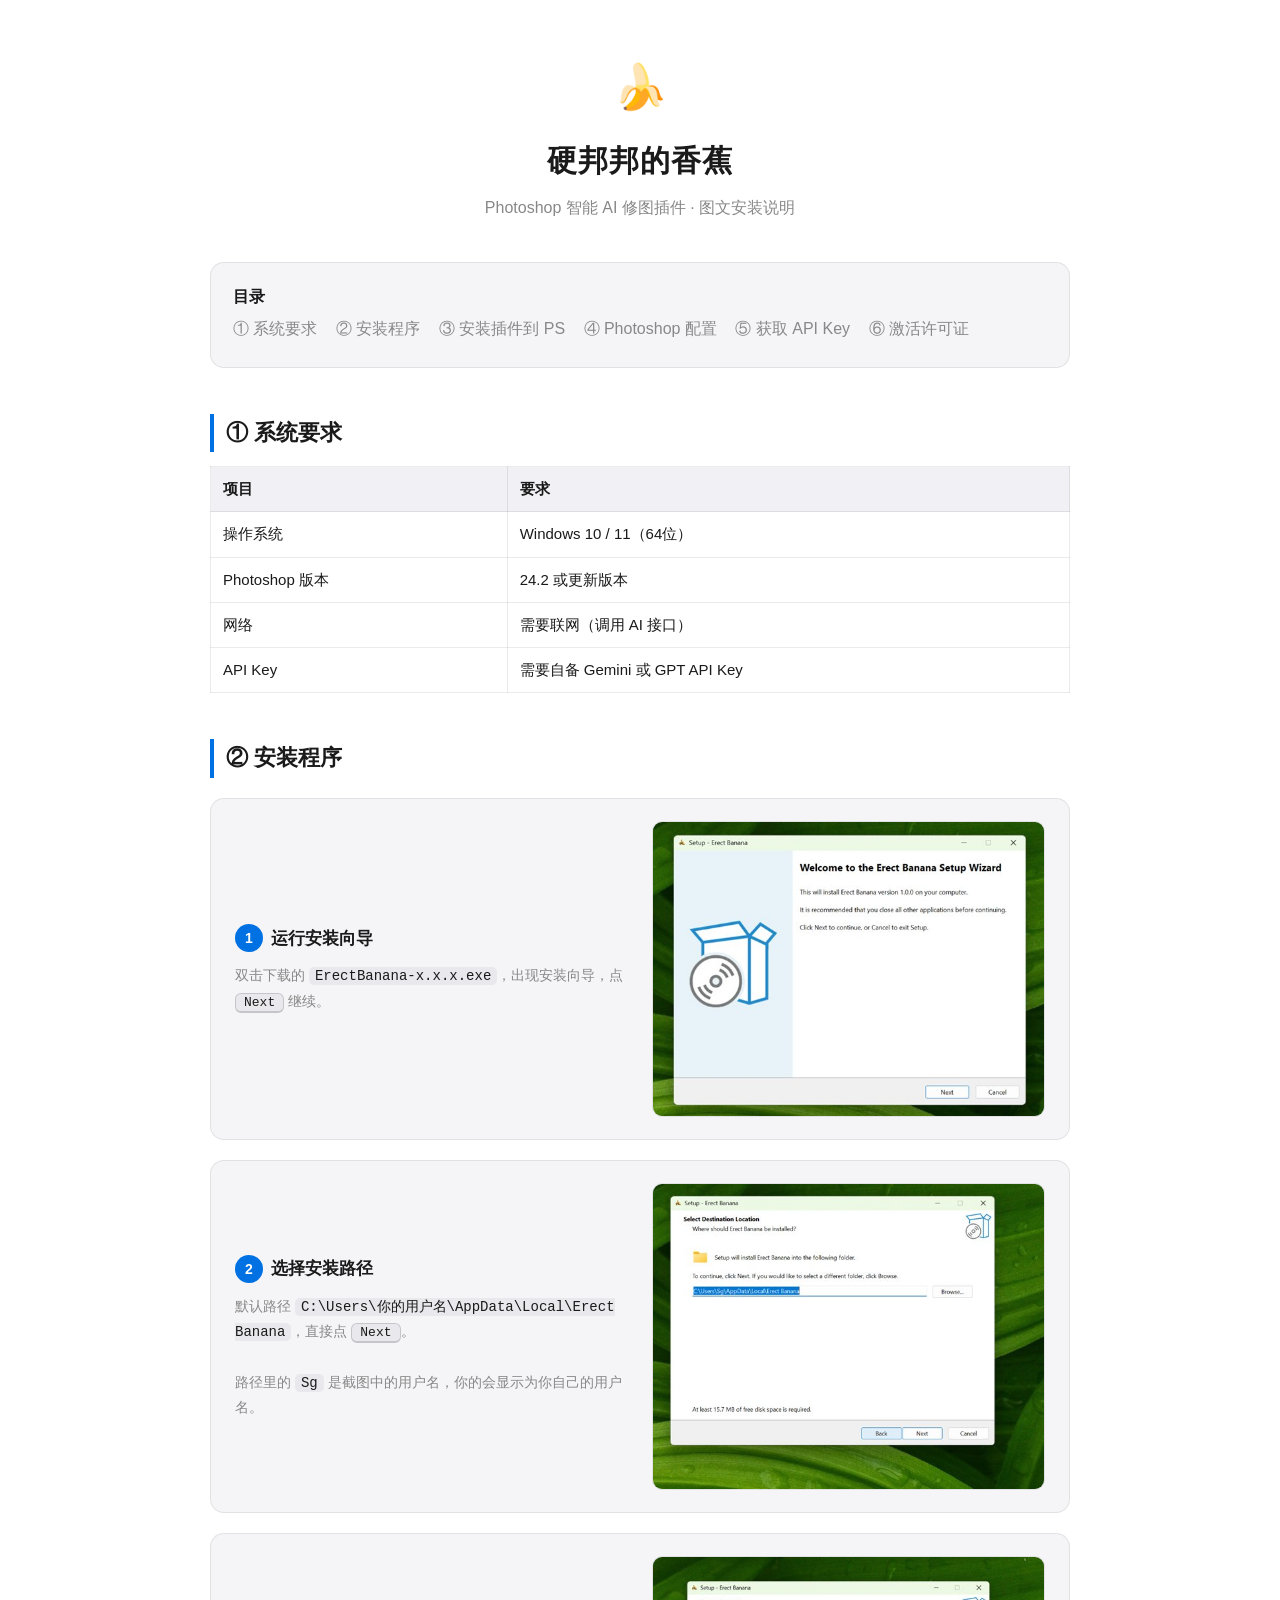
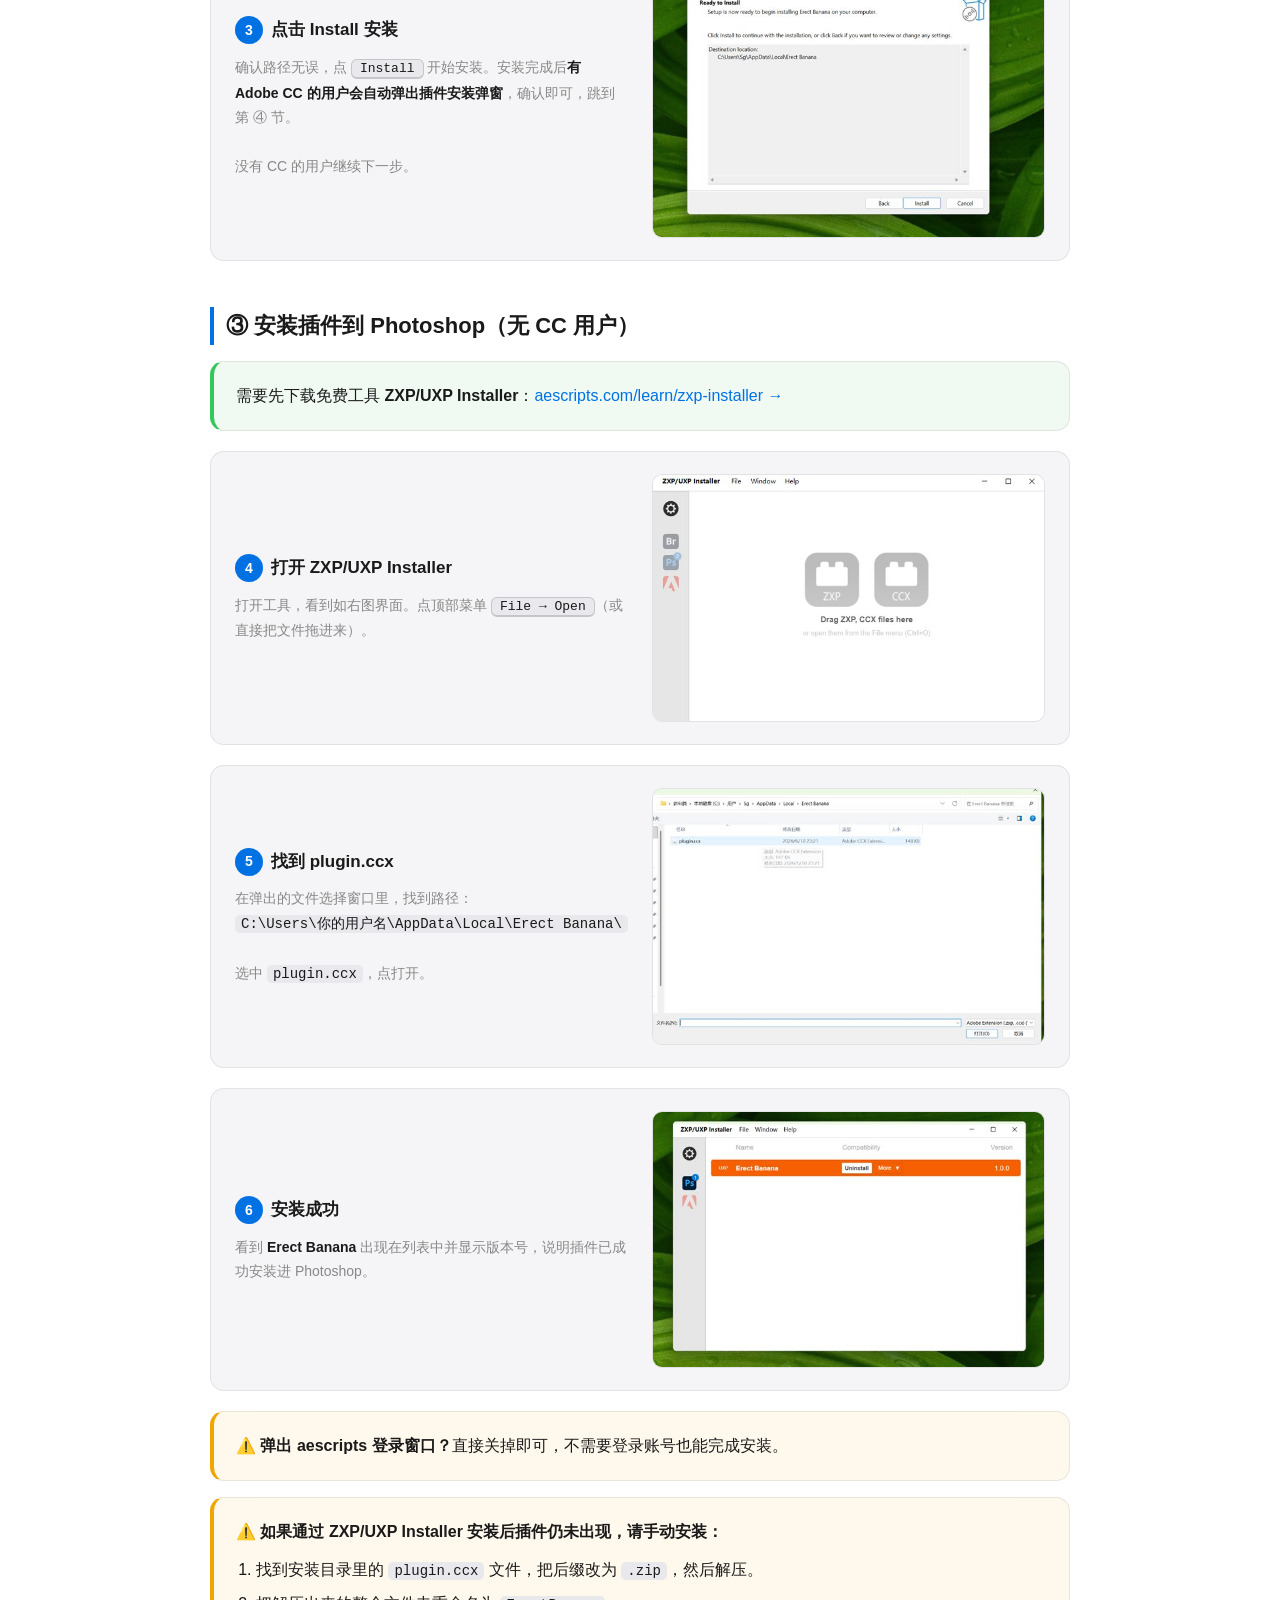
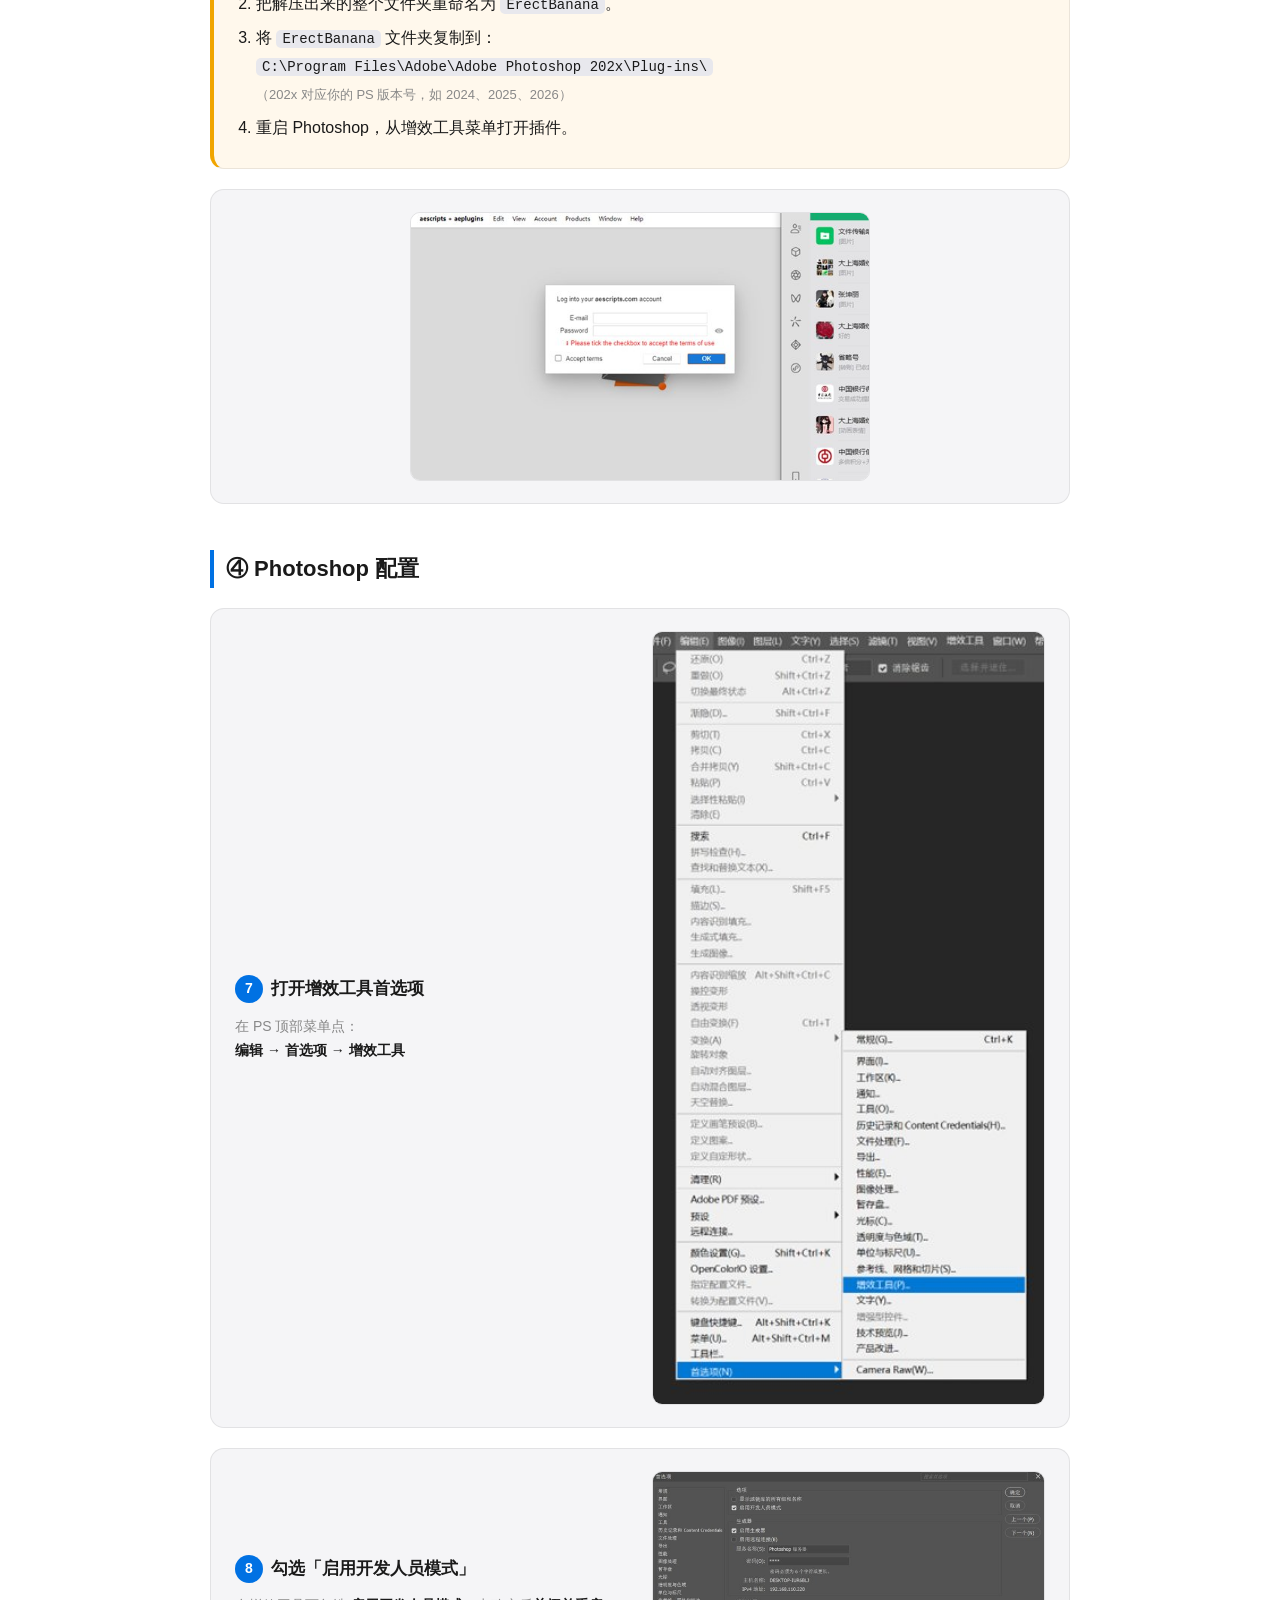
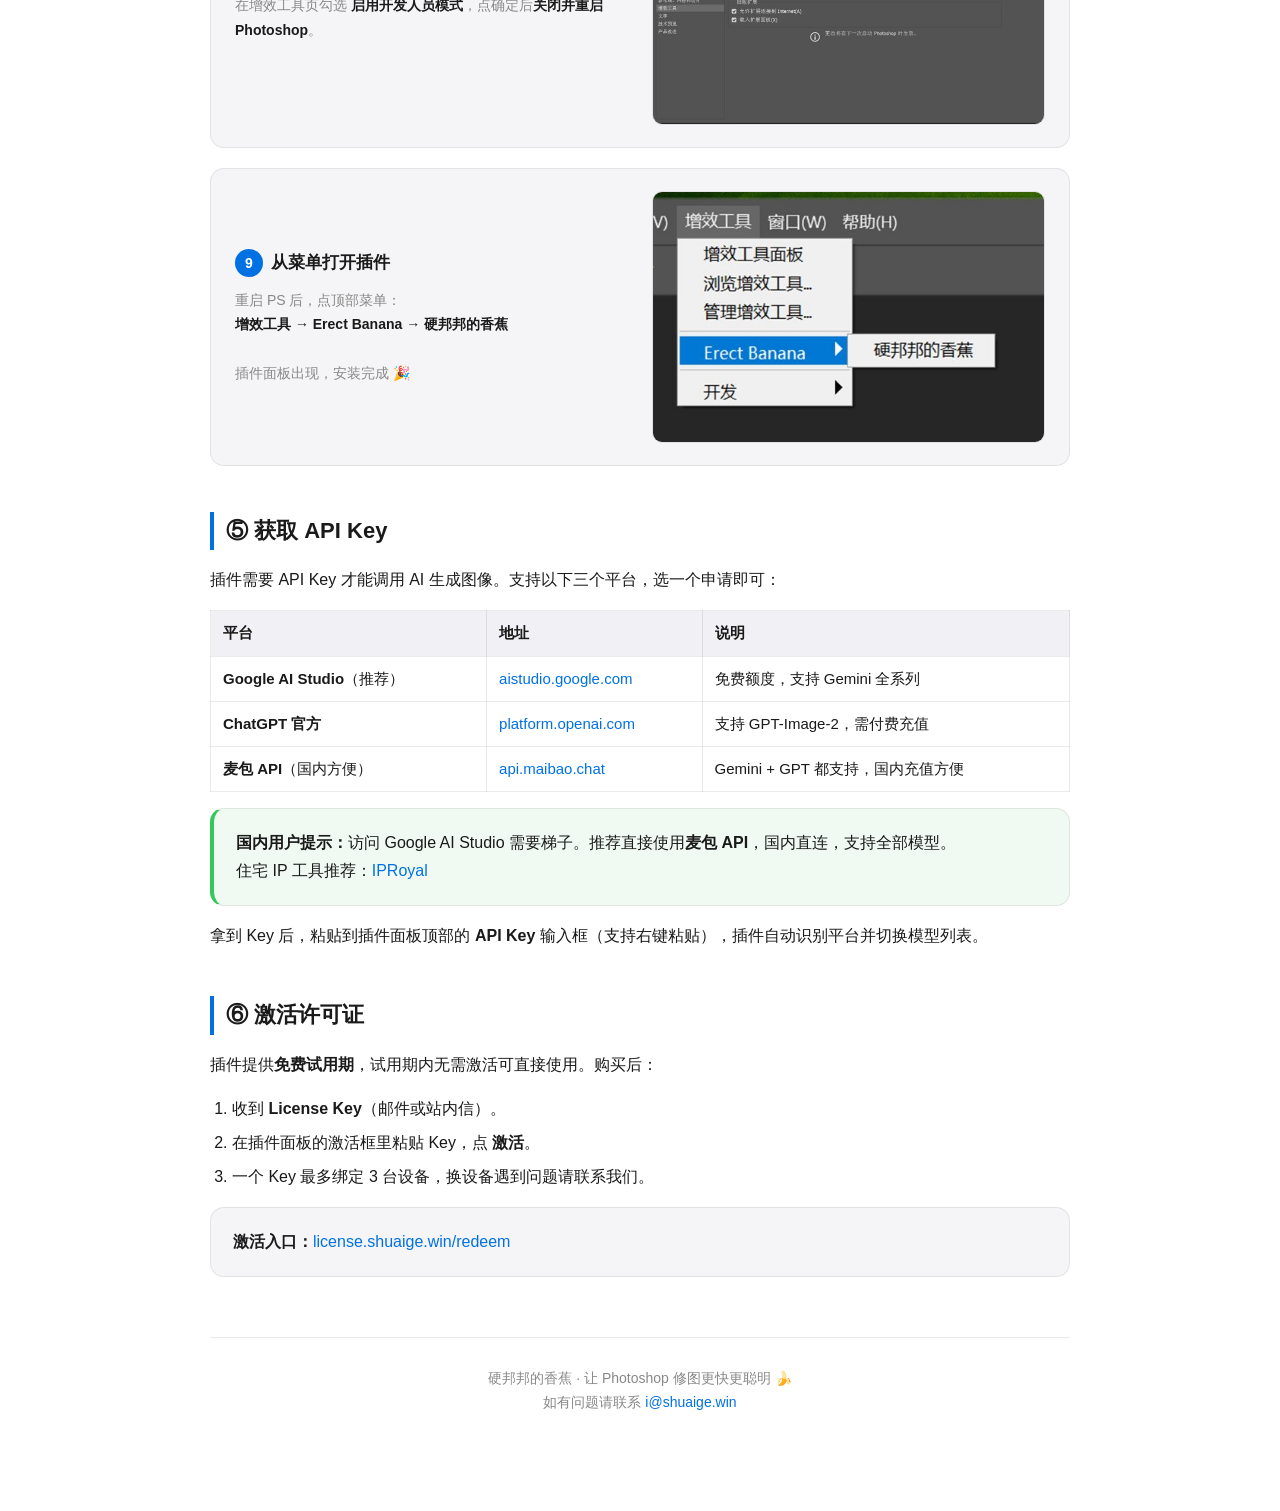
<file: guide.html>
<!DOCTYPE html>
<html lang="zh-CN">
<head>
<meta charset="UTF-8">
<meta name="viewport" content="width=device-width, initial-scale=1.0">
<title>硬邦邦的香蕉 · 安装说明</title>
<style>
  :root{
    --bg:#ffffff; --card:#f5f5f7; --ink:#1a1a1a; --muted:#888;
    --line:rgba(0,0,0,0.08); --accent:#0071e3; --accent2:#34c759; --link:#0071e3;
    --radius:14px;
  }
  *{box-sizing:border-box}
  body{
    margin:0; background:var(--bg); color:var(--ink);
    font-family:-apple-system,"PingFang SC","Microsoft YaHei",'DM Sans',Segoe UI,Roboto,sans-serif;
    line-height:1.75; font-size:16px; -webkit-font-smoothing:antialiased;
  }
  .wrap{max-width:900px; margin:0 auto; padding:48px 20px 96px}
  header{text-align:center; margin-bottom:40px}
  header .logo{font-size:44px}
  header h1{font-size:30px; margin:10px 0 6px; letter-spacing:1px; color:var(--ink)}
  header p{color:var(--muted); margin:0}
  h2{font-size:22px; margin:46px 0 14px; padding-left:12px; border-left:4px solid var(--accent); color:var(--ink);}
  p,li{color:var(--ink)}
  a{color:var(--link); text-decoration:none}
  .card{background:var(--card); border:1px solid var(--line); border-radius:var(--radius); padding:20px 22px; margin:16px 0;}
  .muted{color:var(--muted)}
  ol,ul{padding-left:22px} li{margin:6px 0}
  kbd{background:#e8e8ed; border:1px solid rgba(0,0,0,0.15); border-bottom-width:2px; border-radius:6px; padding:1px 8px; font-size:13px; font-family:Consolas,monospace; color:#1a1a1a;}
  .tip{border-left:4px solid var(--accent2); background:#f0faf2}
  .warn{border-left:4px solid #f0a500; background:#fff8ec}
  table{width:100%; border-collapse:collapse; margin:14px 0; font-size:15px}
  th,td{border:1px solid var(--line); padding:9px 12px; text-align:left; vertical-align:top}
  th{background:#f0f0f5; color:var(--ink)}
  .toc a{display:inline-block; margin:4px 14px 4px 0; color:var(--muted)}
  .toc a:hover{color:var(--link)}
  code{background:#e8e8ed; padding:1px 6px; border-radius:5px; font-size:14px; color:#1a1a1a}
  footer{margin-top:60px; text-align:center; color:var(--muted); font-size:14px; border-top:1px solid var(--line); padding-top:28px}

  .step-block{
    display:grid; grid-template-columns:1fr 1fr;
    gap:24px; align-items:center; margin:20px 0;
    background:var(--card); border:1px solid var(--line);
    border-radius:var(--radius); padding:22px 24px;
  }
  .step-block img{width:100%; border-radius:10px; border:1px solid var(--line); display:block;}
  .step-num{
    display:inline-flex; align-items:center; justify-content:center;
    width:28px; height:28px; border-radius:50%;
    background:var(--accent); color:#fff; font-weight:700;
    font-size:14px; margin-right:8px; flex-shrink:0;
  }
  .step-title{display:flex; align-items:center; font-size:17px; font-weight:600; margin-bottom:10px; color:var(--ink);}
  .step-desc{color:var(--muted); font-size:14px; line-height:1.75}
  .step-desc strong{color:var(--ink)}
  @media(max-width:640px){.step-block{grid-template-columns:1fr}}
</style>
</head>
<body>
<div class="wrap">

<header>
  <div class="logo">🍌</div>
  <h1>硬邦邦的香蕉</h1>
  <p>Photoshop 智能 AI 修图插件 · 图文安装说明</p>
</header>

<div class="card toc">
  <strong>目录</strong><br>
  <a href="#req">① 系统要求</a>
  <a href="#install">② 安装程序</a>
  <a href="#ccx">③ 安装插件到 PS</a>
  <a href="#ps-setup">④ Photoshop 配置</a>
  <a href="#api">⑤ 获取 API Key</a>
  <a href="#activate">⑥ 激活许可证</a>
</div>

<!-- ① 系统要求 -->
<h2 id="req">① 系统要求</h2>
<table>
  <tr><th>项目</th><th>要求</th></tr>
  <tr><td>操作系统</td><td>Windows 10 / 11（64位）</td></tr>
  <tr><td>Photoshop 版本</td><td>24.2 或更新版本</td></tr>
  <tr><td>网络</td><td>需要联网（调用 AI 接口）</td></tr>
  <tr><td>API Key</td><td>需要自备 Gemini 或 GPT API Key</td></tr>
</table>

<!-- ② 安装程序 -->
<h2 id="install">② 安装程序</h2>

<div class="step-block">
  <div>
    <div class="step-title"><span class="step-num">1</span>运行安装向导</div>
    <div class="step-desc">双击下载的 <code>ErectBanana-x.x.x.exe</code>，出现安装向导，点 <kbd>Next</kbd> 继续。</div>
  </div>
  <img src="[data-uri]" alt="安装向导">
</div>

<div class="step-block">
  <div>
    <div class="step-title"><span class="step-num">2</span>选择安装路径</div>
    <div class="step-desc">默认路径 <code>C:\Users\你的用户名\AppData\Local\Erect Banana</code>，直接点 <kbd>Next</kbd>。<br><br>路径里的 <code>Sg</code> 是截图中的用户名，你的会显示为你自己的用户名。</div>
  </div>
  <img src="[data-uri]" alt="选择路径">
</div>

<div class="step-block">
  <div>
    <div class="step-title"><span class="step-num">3</span>点击 Install 安装</div>
    <div class="step-desc">确认路径无误，点 <kbd>Install</kbd> 开始安装。安装完成后<strong>有 Adobe CC 的用户会自动弹出插件安装弹窗</strong>，确认即可，跳到第 ④ 节。<br><br>没有 CC 的用户继续下一步。</div>
  </div>
  <img src="[data-uri]" alt="确认安装">
</div>

<!-- ③ 安装插件到 PS -->
<h2 id="ccx">③ 安装插件到 Photoshop（无 CC 用户）</h2>
<div class="card tip">
  需要先下载免费工具 <strong>ZXP/UXP Installer</strong>：<a href="https://aescripts.com/learn/zxp-installer/" target="_blank">aescripts.com/learn/zxp-installer →</a>
</div>

<div class="step-block">
  <div>
    <div class="step-title"><span class="step-num">4</span>打开 ZXP/UXP Installer</div>
    <div class="step-desc">打开工具，看到如右图界面。点顶部菜单 <kbd>File → Open</kbd>（或直接把文件拖进来）。</div>
  </div>
  <img src="[data-uri]" alt="ZXP Installer">
</div>

<div class="step-block">
  <div>
    <div class="step-title"><span class="step-num">5</span>找到 plugin.ccx</div>
    <div class="step-desc">在弹出的文件选择窗口里，找到路径：<br><code>C:\Users\你的用户名\AppData\Local\Erect Banana\</code><br><br>选中 <code>plugin.ccx</code>，点打开。</div>
  </div>
  <img src="[data-uri]" alt="找到plugin.ccx">
</div>

<div class="step-block">
  <div>
    <div class="step-title"><span class="step-num">6</span>安装成功</div>
    <div class="step-desc">看到 <strong>Erect Banana</strong> 出现在列表中并显示版本号，说明插件已成功安装进 Photoshop。</div>
  </div>
  <img src="[data-uri]" alt="安装成功">
</div>

<div class="card warn">
  <strong>⚠️ 弹出 aescripts 登录窗口？</strong>直接关掉即可，不需要登录账号也能完成安装。
</div>

<div class="card warn">
  <strong>⚠️ 如果通过 ZXP/UXP Installer 安装后插件仍未出现，请手动安装：</strong>
  <ol style="margin:10px 0 0; padding-left:20px">
    <li>找到安装目录里的 <code>plugin.ccx</code> 文件，把后缀改为 <code>.zip</code>，然后解压。</li>
    <li>把解压出来的整个文件夹重命名为 <code>ErectBanana</code>。</li>
    <li>将 <code>ErectBanana</code> 文件夹复制到：<br>
      <code>C:\Program Files\Adobe\Adobe Photoshop 202x\Plug-ins\</code><br>
      <span style="color:#888;font-size:13px">（202x 对应你的 PS 版本号，如 2024、2025、2026）</span>
    </li>
    <li>重启 Photoshop，从增效工具菜单打开插件。</li>
  </ol>
</div>

<div class="step-block" style="grid-template-columns:1fr">
  <img src="[data-uri]" alt="aescripts登录弹窗" style="max-width:460px;margin:0 auto">
</div>

<!-- ④ PS 配置 -->
<h2 id="ps-setup">④ Photoshop 配置</h2>

<div class="step-block">
  <div>
    <div class="step-title"><span class="step-num">7</span>打开增效工具首选项</div>
    <div class="step-desc">在 PS 顶部菜单点：<br><strong>编辑 → 首选项 → 增效工具</strong></div>
  </div>
  <img src="[data-uri]" alt="PS菜单">
</div>

<div class="step-block">
  <div>
    <div class="step-title"><span class="step-num">8</span>勾选「启用开发人员模式」</div>
    <div class="step-desc">在增效工具页勾选 <strong>启用开发人员模式</strong>，点确定后<strong>关闭并重启 Photoshop</strong>。</div>
  </div>
  <img src="[data-uri]" alt="启用开发者模式">
</div>

<div class="step-block">
  <div>
    <div class="step-title"><span class="step-num">9</span>从菜单打开插件</div>
    <div class="step-desc">重启 PS 后，点顶部菜单：<br><strong>增效工具 → Erect Banana → 硬邦邦的香蕉</strong><br><br>插件面板出现，安装完成 🎉</div>
  </div>
  <img src="[data-uri]" alt="打开插件">
</div>

<!-- ⑤ API Key -->
<h2 id="api">⑤ 获取 API Key</h2>
<p>插件需要 API Key 才能调用 AI 生成图像。支持以下三个平台，选一个申请即可：</p>
<table>
  <tr><th>平台</th><th>地址</th><th>说明</th></tr>
  <tr><td><strong>Google AI Studio</strong>（推荐）</td><td><a href="https://aistudio.google.com/prompts/new_chat" target="_blank">aistudio.google.com</a></td><td>免费额度，支持 Gemini 全系列</td></tr>
  <tr><td><strong>ChatGPT 官方</strong></td><td><a href="https://platform.openai.com/login" target="_blank">platform.openai.com</a></td><td>支持 GPT-Image-2，需付费充值</td></tr>
  <tr><td><strong>麦包 API</strong>（国内方便）</td><td><a href="https://api.maibao.chat/register?aff=Ubsi" target="_blank">api.maibao.chat</a></td><td>Gemini + GPT 都支持，国内充值方便</td></tr>
</table>
<div class="card tip">
  <strong>国内用户提示：</strong>访问 Google AI Studio 需要梯子。推荐直接使用<strong>麦包 API</strong>，国内直连，支持全部模型。<br>
  住宅 IP 工具推荐：<a href="https://iproyal.cn/?r=1313660" target="_blank">IPRoyal</a>
</div>
<p>拿到 Key 后，粘贴到插件面板顶部的 <strong>API Key</strong> 输入框（支持右键粘贴），插件自动识别平台并切换模型列表。</p>

<!-- ⑥ 激活 -->
<h2 id="activate">⑥ 激活许可证</h2>
<p>插件提供<strong>免费试用期</strong>，试用期内无需激活可直接使用。购买后：</p>
<ol>
  <li>收到 <strong>License Key</strong>（邮件或站内信）。</li>
  <li>在插件面板的激活框里粘贴 Key，点 <strong>激活</strong>。</li>
  <li>一个 Key 最多绑定 3 台设备，换设备遇到问题请联系我们。</li>
</ol>
<div class="card">
  <strong>激活入口：</strong><a href="https://license.shuaige.win/redeem" target="_blank">license.shuaige.win/redeem</a>
</div>

<footer>
  硬邦邦的香蕉 · 让 Photoshop 修图更快更聪明 🍌<br>
  如有问题请联系 <a href="mailto:i@shuaige.win">i@shuaige.win</a>
</footer>

</div>
</body>
</html>
</file>
